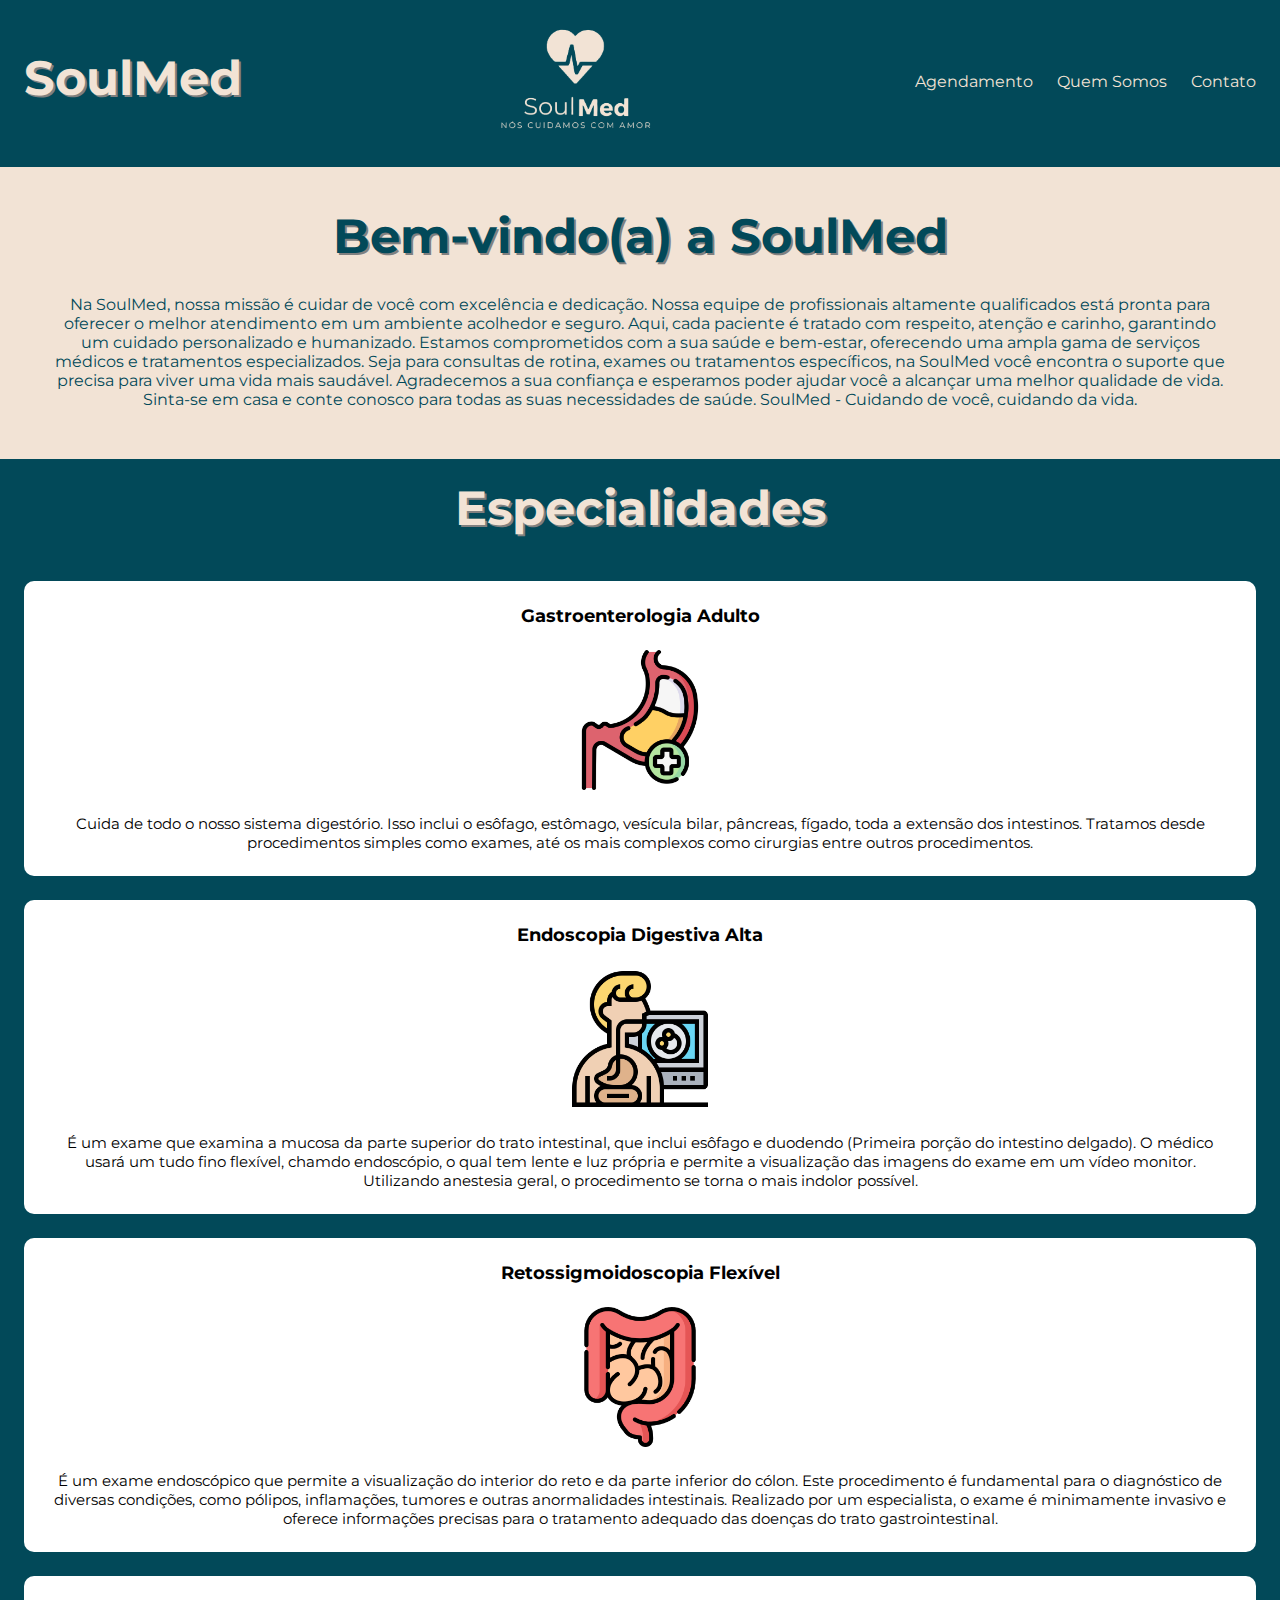
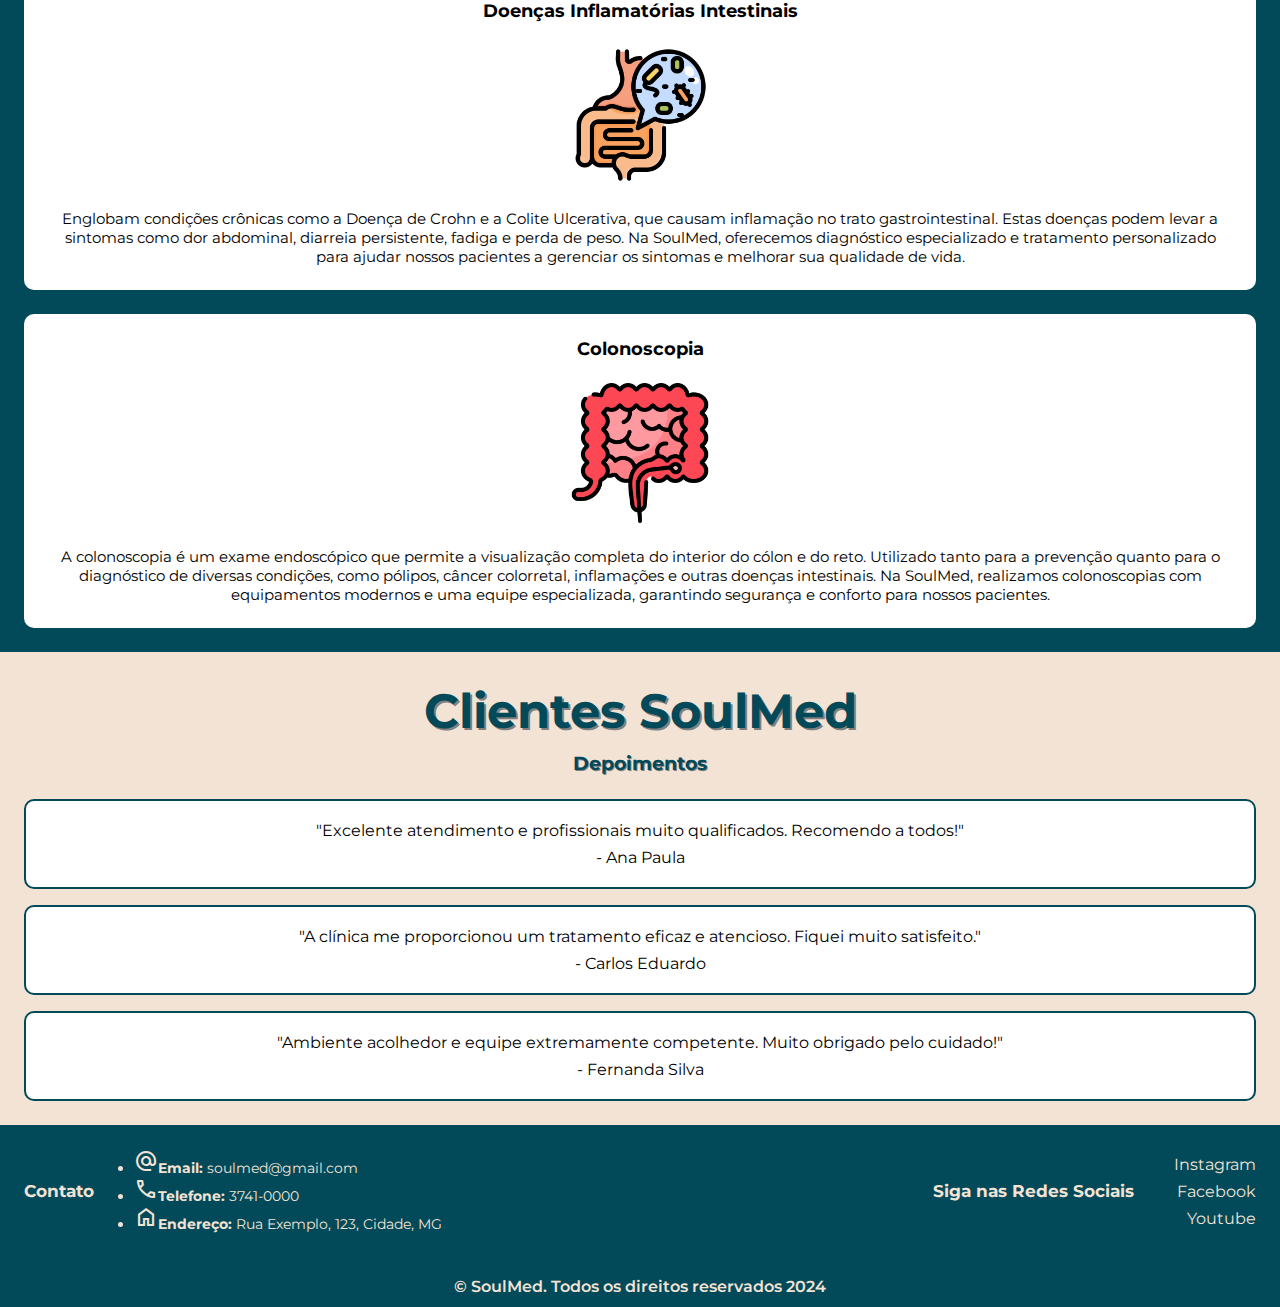
<file: index.html>
<!DOCTYPE html>
<html lang="pt-br">
    <head>
        <meta charset="UTF-8">
        <meta name="viewport" content="width=device-width, initial-scale=1.0">
        <meta name="description" content="Clínica Médica">
        <meta name="keywords" content="Medicina, Medico, clinica, Saude, SoulMed, clinica medica, especialidades">
        <meta name="author" content="Elisa Alvarenga, Douglas Morais, Thiago Luz">
        <title>SoulMed</title>

        <link rel="icon" href="img/iconelogotipo.png">
        <link rel="icon" type="image/x-icon" href="img/iconelogotipo.png">
        <link rel="stylesheet" href="css/styles.css">
        <link rel="preconnect" href="https://fonts.googleapis.com">
        <link rel="preconnect" href="https://fonts.gstatic.com" crossorigin>
        <link href="https://fonts.googleapis.com/css2?family=Montserrat:ital,wght@0,100..900;1,100..900&display=swap" rel="stylesheet">
        <link rel="stylesheet" href="https://fonts.googleapis.com/css2?family=Material+Symbols+Outlined:opsz,wght,FILL,GRAD@20..48,100..700,0..1,-50..200" />
    </head>

    <body>

        <header class="cabecalho">
            <h1 class="titulo">SoulMed</h1>
            <figure>
                <img src="img/Logotipo clínica de saúde médico azul branco sem fundo.png" alt="logo" class="logo">
            </figure>
            <nav class="nav-bar">
                <a href="agendamento.html">Agendamento</a>
                <a href="sobre.html">Quem Somos</a>
                <a href="agendamento.html#contato">Contato</a>
            </nav>
        </header>

        <main>
            <section class="bem-vindo">
                <h2 class="sub-titulo">Bem-vindo(a) a SoulMed</h2>
                <p class="intro">
                    Na SoulMed, nossa missão é cuidar de você com excelência e
                    dedicação. Nossa equipe de profissionais altamente
                    qualificados está pronta para oferecer o melhor atendimento
                    em um ambiente acolhedor e seguro. Aqui, cada paciente é
                    tratado com respeito, atenção e carinho, garantindo um
                    cuidado personalizado e humanizado.
                    Estamos comprometidos com a sua saúde e bem-estar,
                    oferecendo uma ampla gama de serviços médicos e tratamentos
                    especializados. Seja para consultas de rotina, exames ou
                    tratamentos específicos, na SoulMed você encontra o suporte
                    que precisa para viver uma vida mais saudável.
                    Agradecemos a sua confiança e esperamos poder ajudar você a
                    alcançar uma melhor qualidade de vida. Sinta-se em casa e
                    conte conosco para todas as suas necessidades de saúde.
                    SoulMed - Cuidando de você, cuidando da vida.
                </p>
            </section>

            <h2 class="tit-especialidades">Especialidades</h2>
            <section class="box-article">
                <article class="box-especialidades">
                    <h3>Gastroenterologia Adulto</h3>
                    <img src="img/gastroenterologia.png" alt="gastroenterologia">
                    <p>Cuida de todo o nosso sistema digestório. Isso inclui o
                        esôfago, estômago, vesícula bilar, pâncreas, fígado,
                        toda a extensão dos intestinos. Tratamos desde
                        procedimentos simples como exames, até os mais complexos
                        como cirurgias entre outros procedimentos.</p>
                </article>

                <article class="box-especialidades">
                    <h3>Endoscopia Digestiva Alta</h3>
                    <img src="img/endoscopia.png" alt="endoscopia-alta">
                    <p>É um exame que examina a mucosa da parte superior do
                        trato intestinal, que inclui esôfago e duodendo
                        (Primeira porção do intestino delgado). O médico usará
                        um tudo fino flexível, chamdo endoscópio, o qual tem
                        lente e luz própria e permite a visualização das imagens
                        do exame em um vídeo monitor. Utilizando anestesia geral, o 
                        procedimento se torna o mais indolor possível.</p>
                </article>

                <article class="box-especialidades">
                    <h3>Retossigmoidoscopia Flexível</h3>
                    <img src="img/retossigmoidoscopia.png" alt="retossigmoidoscopia">
                    <p>É um exame endoscópico que permite a visualização do
                        interior do reto e da parte inferior do cólon. Este
                        procedimento é fundamental para o diagnóstico de
                        diversas condições, como pólipos, inflamações, tumores e
                        outras anormalidades intestinais. Realizado por um
                        especialista, o exame é minimamente invasivo e oferece
                        informações precisas para o tratamento adequado das
                        doenças do trato gastrointestinal.</p>
                </article>

                <article class="box-especialidades">
                    <h3>Doenças Inflamatórias Intestinais</h3>
                    <img src="img/doencasinflamatorias.png" alt="gastro">
                    <p>Englobam condições crônicas como a Doença de Crohn e a Colite
                        Ulcerativa, que causam inflamação no trato gastrointestinal. 
                        Estas doenças podem levar a sintomas como dor abdominal, 
                        diarreia persistente, fadiga e perda de peso. Na SoulMed, 
                        oferecemos diagnóstico especializado e tratamento 
                        personalizado para ajudar nossos pacientes a gerenciar os 
                        sintomas e melhorar sua qualidade de vida.</p>
                </article>

                <article class="box-especialidades">
                    <h3>Colonoscopia</h3>
                    <img src="img/colonoscopia.png" alt="colonoscopia">
                    <p>A colonoscopia é um exame endoscópico que permite a
                        visualização completa do interior do cólon e do reto.
                        Utilizado tanto para a prevenção quanto para o
                        diagnóstico de diversas condições, como pólipos, câncer
                        colorretal, inflamações e outras doenças intestinais.
                        Na SoulMed, realizamos colonoscopias
                        com equipamentos modernos e uma equipe especializada,
                        garantindo segurança e conforto para nossos
                        pacientes.</p>
                </article>
            </section>

            <div class="tit-dep">
                <h2>Clientes SoulMed</h2>
                <h3 class="tit-dep2">Depoimentos</h3>
            </div>

            <section class="depoimentGroup">
                <div class="testimonial-card">
                    <p class="depoimentos">"Excelente atendimento e profissionais muito qualificados. Recomendo a todos!"</p>
                    <p class="author">- Ana Paula</p>
                </div>
                <div class="testimonial-card">
                    <p class="depoimentos">"A clínica me proporcionou um tratamento eficaz e atencioso. Fiquei muito satisfeito."</p>
                    <p class="author">- Carlos Eduardo</p>
                </div>
                <div class="testimonial-card">
                    <p class="depoimentos">"Ambiente acolhedor e equipe extremamente competente. Muito obrigado pelo cuidado!"</p>
                    <p class="author">- Fernanda Silva</p>
                </div>
            </section>
        </main>


        <aside class="contato">
            <div class="contatoBox">
                <h3>Contato</h3>
                <ul>
                    <li><b><span class="material-symbols-outlined">alternate_email</span>Email:</b> soulmed@gmail.com</li>
                    <li><b><span class="material-symbols-outlined">call</span>Telefone:</b> 3741-0000</li>
                    <li><b><span class="material-symbols-outlined">home</span>Endereço:</b> Rua Exemplo, 123, Cidade, MG</li>
                </ul>
            </div>

            <div class="redesBox">
                <h3>Siga nas Redes Sociais</h3>
                <div class="redes">
                    <a href="#">Instagram</a>
                    <a href="#">Facebook</a>
                    <a href="#">Youtube</a>
                </div>
            </div>
        </aside>

        <footer>
            <hr>
            &COPY; SoulMed. Todos os direitos reservados 2024
        </footer>
    </body>
</html>
</file>
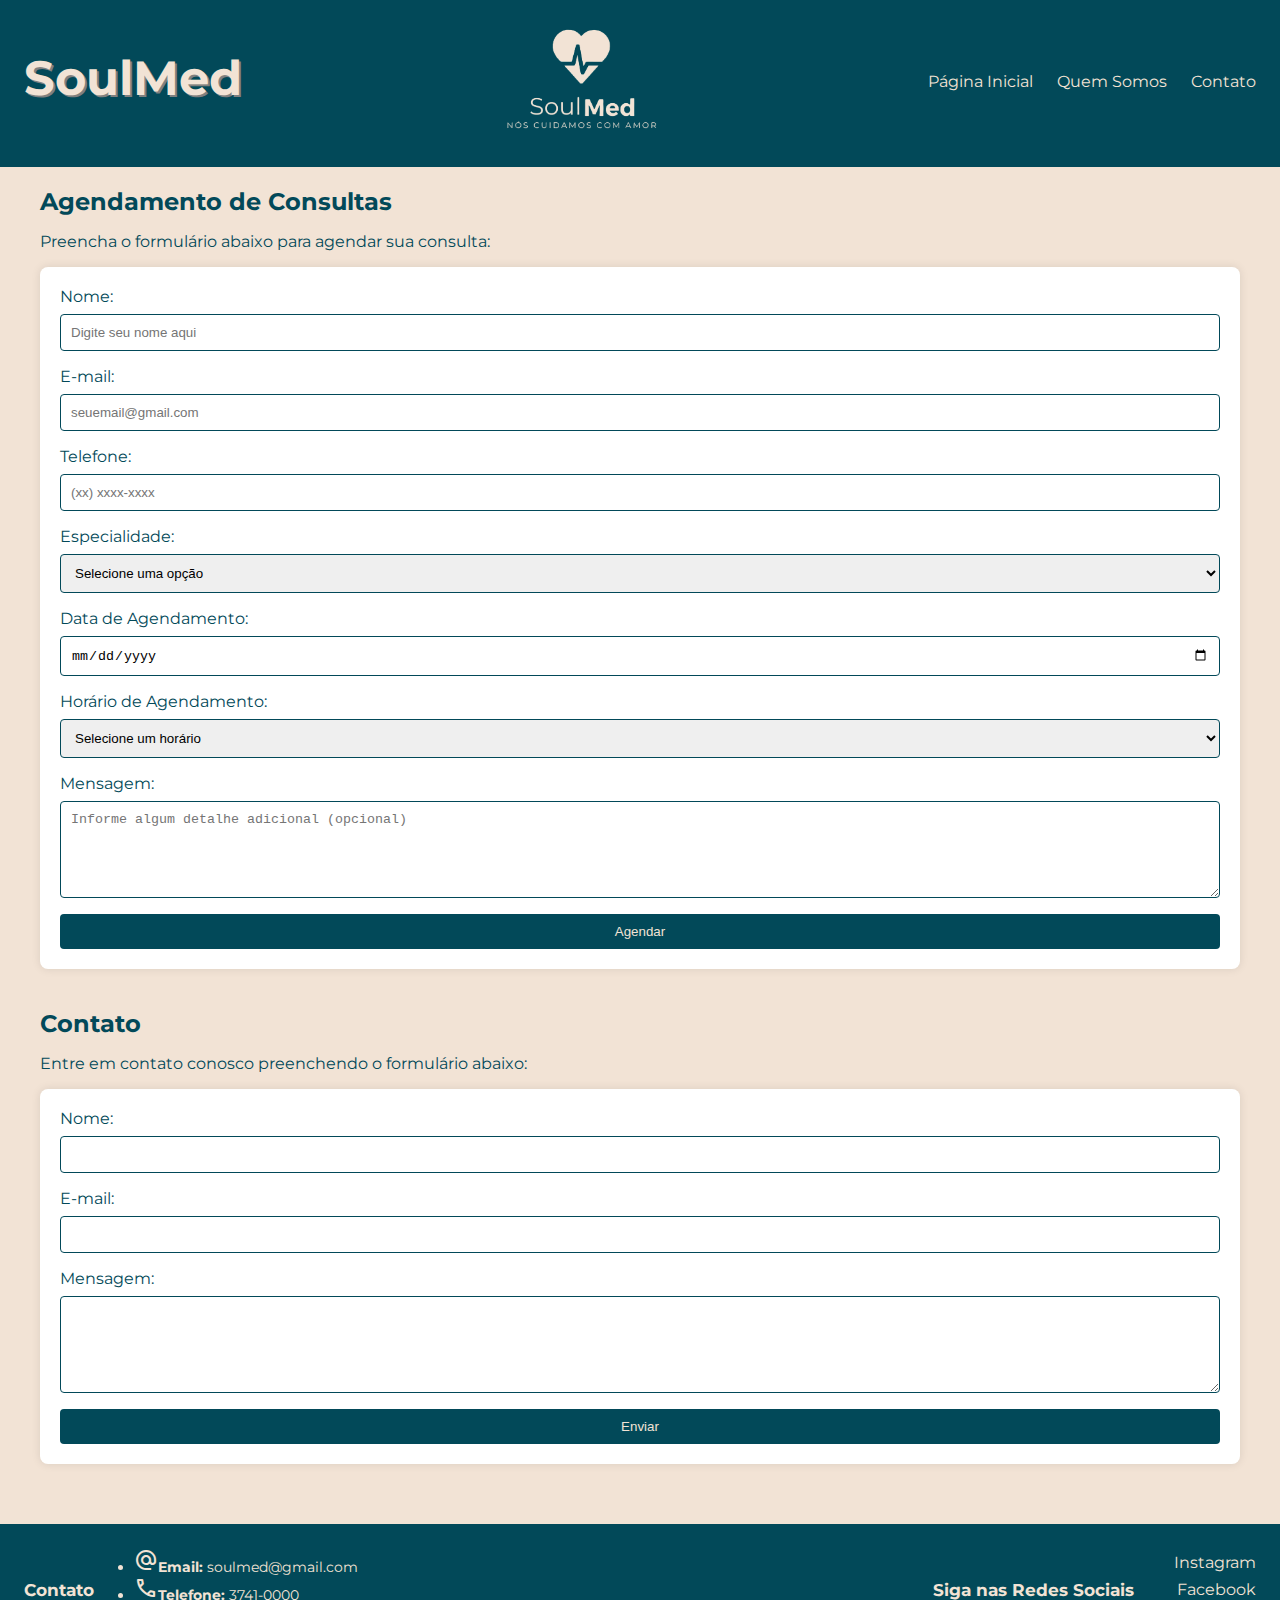
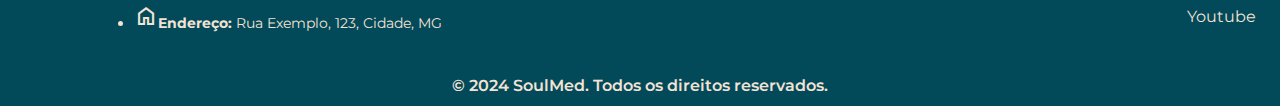
<file: agendamento.html>
<!DOCTYPE html>
<html lang="pt-br">
    <head>
        <meta charset="UTF-8">
        <meta name="viewport" content="width=device-width, initial-scale=1.0">
        <meta name="description" content="Agende suas consultas e entre em contato com a nossa Clínica Médica. Atendimento de qualidade para você e sua família.">
        <meta name="keywords" content="clínica médica, agendamento de consultas, contato, saúde, bem-estar">
        <meta name="author" content="Elisa Alvarenga, Douglas Morais, Thiago Luz">
        <title>Clínica Médica - Agendamento e Contato</title>

        <link rel="icon" href="img/iconelogotipo.png">
        <link rel="icon" type="image/x-icon" href="img/iconelogotipo.png">
        <link rel="stylesheet" href="css/agendamento.css">
        <link rel="preconnect" href="https://fonts.googleapis.com">
        <link rel="preconnect" href="https://fonts.gstatic.com" crossorigin>
        <link href="https://fonts.googleapis.com/css2?family=Montserrat:ital,wght@0,100..900;1,100..900&display=swap" rel="stylesheet">
        <link rel="stylesheet" href="https://fonts.googleapis.com/css2?family=Material+Symbols+Outlined:opsz,wght,FILL,GRAD@20..48,100..700,0..1,-50..200" />
    </head>

    <body>
        <header class="cabecalho">
            <h1 class="titulo">SoulMed</h1>
            <figure>
                <img src="img/Logotipo clínica de saúde médico azul branco sem fundo.png" alt="logo" class="logo">
            </figure>
            <nav class="nav-bar">
                <a href="index.html">Página Inicial</a>
                <a href="sobre.html">Quem Somos</a>
                <a href="agendamento.html#contato">Contato</a>
            </nav>
        </header>

        <div class="container">

            <!-- Seção de Agendamento -->
            <section class="section" id="agendamento">
                <h2>Agendamento de Consultas</h2>
                <p>Preencha o formulário abaixo para agendar sua consulta:</p>
                <form action="#" method="post">
                    <div>
                        <label for="nome">Nome:</label>
                        <input type="text" id="nome" name="nome" required placeholder="Digite seu nome aqui">
                    </div>
                    <div>
                        <label for="email">E-mail:</label>
                        <input type="email" id="email" name="email" required placeholder="seuemail@gmail.com">
                    </div>
                    <div>
                        <label for="telefone">Telefone:</label>
                        <input type="tel" id="telefone" name="telefone" required placeholder="(xx) xxxx-xxxx">
                    </div>
                    <div>
                        <label for="especialidade">Especialidade:</label>
                        <select name="especialidade" id="especialidade" required>
                            <option disabled selected value="">Selecione uma opção</option>
                            <option>Endoscopia Digestiva Alta</option>
                            <option>Doenças Inflamatórias Intestinais</option>
                            <option>Colonoscopia</option>
                            <option>Gastroenterologia Adulto</option>
                            <option>Retossigmoidoscopia Flexível</option>
                        </select>
                    </div>
                    <div>
                        <label for="data">Data de Agendamento:</label>
                        <input type="date" id="data" name="data" required>
                    </div>
                    <div>
                        <label for="hora">Horário de Agendamento:</label> <!--Eu não sei como limitar caso esse horário já esteja preenchido-->
                        <select name="hora" id="hora" required>
                            <option disabled selected value="">Selecione um horário</option>
                            <option>08:00</option>
                            <option>09:00</option>
                            <option>10:00</option>
                            <option>11:00</option>
                            <option>14:00</option>
                            <option>15:00</option>
                            <option>16:00</option>
                            <option>17:00</option>
                        </select>
                    </div>
                    <div>
                        <label for="mensagem">Mensagem:</label>
                        <textarea id="mensagem" name="mensagem" rows="5" placeholder="Informe algum detalhe adicional (opcional)"></textarea>
                    </div>
                    <div>
                        <input type="submit" value="Agendar">
                    </div>
                </form>
            </section>

            <!-- Seção de Contato -->
            <section class="section" id="contato">
                <h2>Contato</h2>
                <p>Entre em contato conosco preenchendo o formulário abaixo:</p>
                <form action="#" method="post">
                    <div>
                        <label for="nome-contato">Nome:</label>
                        <input type="text" id="nome-contato" name="nome-contato" required>
                    </div>
                    <div>
                        <label for="email-contato">E-mail:</label>
                        <input type="email" id="email-contato" name="email-contato" required>
                    </div>
                    <div>
                        <label for="mensagem-contato">Mensagem:</label>
                        <textarea id="mensagem-contato" name="mensagem-contato" rows="5" required></textarea>
                    </div>
                    <div>
                        <input type="submit" value="Enviar">
                    </div>
                </form>
            </section>
            
        </div>

        <aside class="contato">
            <div class="contatoBox">
                <h3>Contato</h3>
                <ul>
                    <li><b><span class="material-symbols-outlined">alternate_email</span>Email:</b> soulmed@gmail.com</li>
                    <li><b><span class="material-symbols-outlined">call</span>Telefone:</b> 3741-0000</li>
                    <li><b><span class="material-symbols-outlined">home</span>Endereço:</b> Rua Exemplo, 123, Cidade, MG</li>
                </ul>
            </div>

            <div class="redesBox">
                <h3>Siga nas Redes Sociais</h3>
                <div class="redes">
                    <a href="#">Instagram</a>
                    <a href="#">Facebook</a>
                    <a href="#">Youtube</a>
                </div>
            </div>
        </aside>

        <footer>
            <p>&copy; 2024 SoulMed. Todos os direitos reservados.</p>
        </footer>
    </body>
</html>
</file>
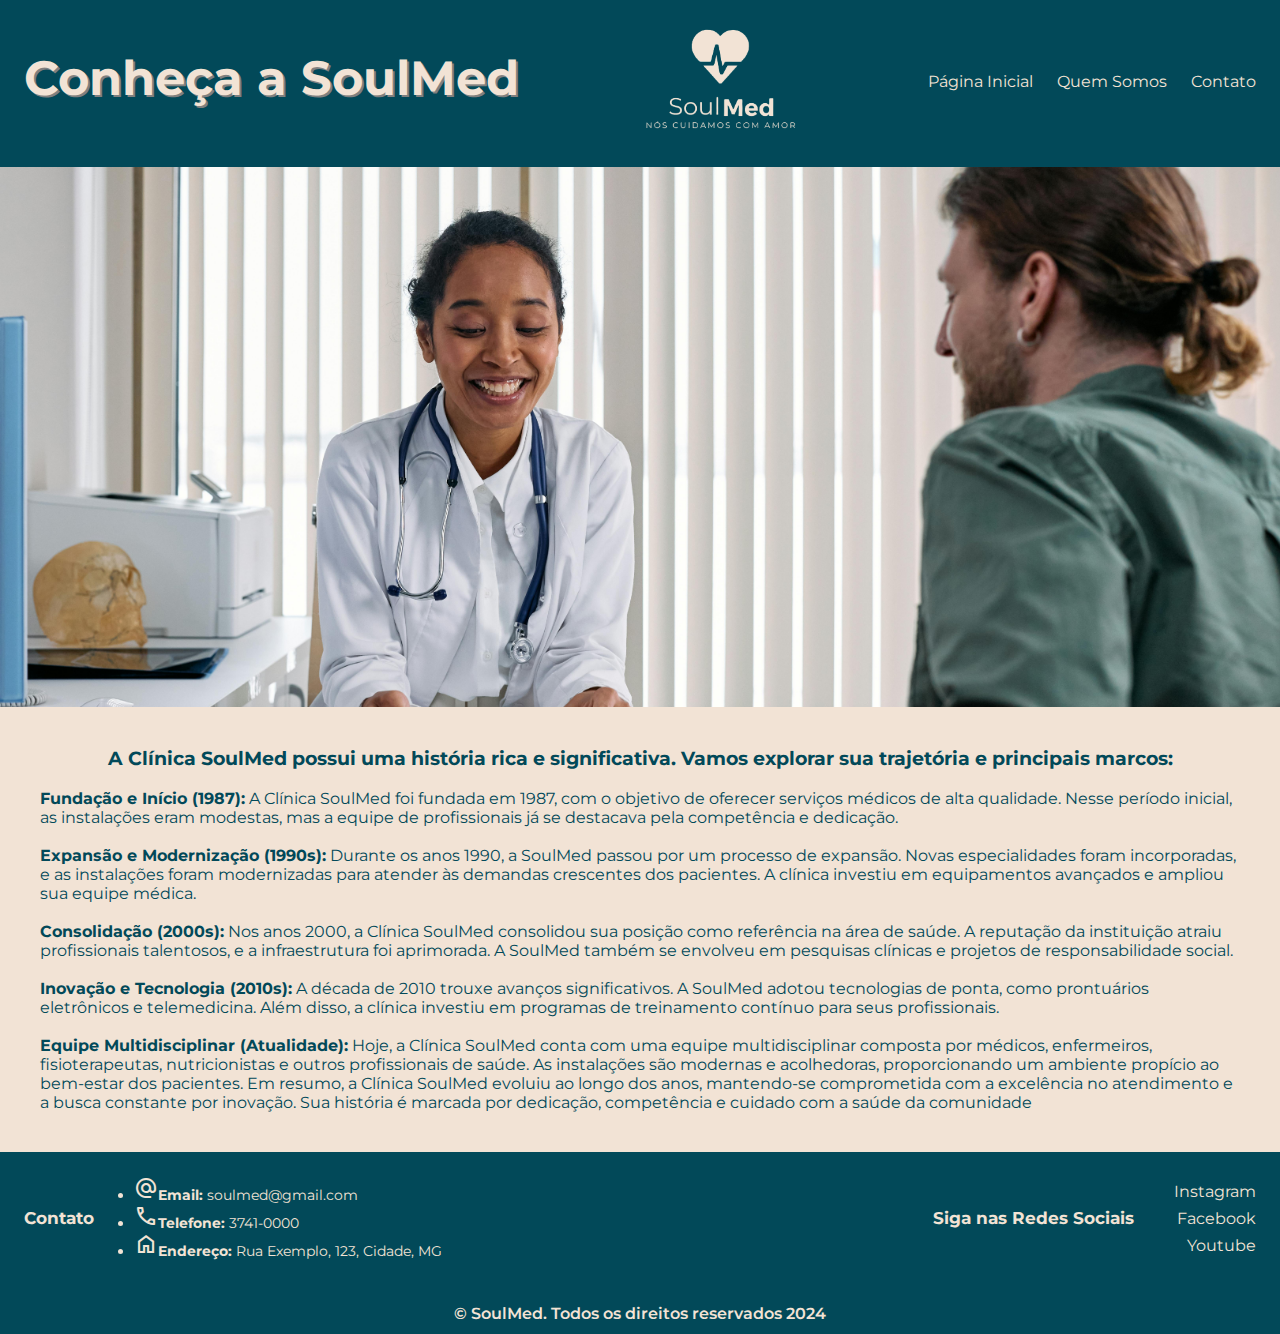
<file: sobre.html>
<!DOCTYPE html>
<html lang="pt-br">
    <head>
        <meta charset="UTF-8">
        <meta name="viewport" content="width=device-width, initial-scale=1.0">
        <meta name="description" content="A Clínica SoulMed oferece diferentes serviços médicos de alta qualidade, com preços acessíveis para toda a população. Com uma alta variedade de especialidades e profissionais altamente qualificados, estamos entre as melhores clínicas do mercado. ">
        <meta name="keywords" content="sobre, clínica, história, especialidades, médicos, fundação, cuidados, ">
        <meta name="author" content="Elisa Alvarenga, Douglas Morais, Thiago Luz">
        <title>Sobre a Empresa</title>
        
        <link rel="icon" href="img/iconelogotipo.png">
        <link rel="icon" type="image/x-icon" href="img/iconelogotipo.png">
        <link rel="stylesheet" href="css/sobre.css">
        <link rel="preconnect" href="https://fonts.googleapis.com">
        <link rel="preconnect" href="https://fonts.gstatic.com" crossorigin>
        <link href="https://fonts.googleapis.com/css2?family=Montserrat:ital,wght@0,100..900;1,100..900&display=swap" rel="stylesheet">
        <link rel="stylesheet" href="https://fonts.googleapis.com/css2?family=Material+Symbols+Outlined:opsz,wght,FILL,GRAD@20..48,100..700,0..1,-50..200" />
    </head>

    <body>
        <header class="cabecalho">
            <h1 class="titulo">Conheça a SoulMed</h1>
            <figure>
                <img src="img/Logotipo clínica de saúde médico azul branco sem fundo.png" alt="logo" class="logo">
            </figure>
            <nav class="nav-bar">
                <a href="index.html">Página Inicial</a>
                <a href="sobre.html">Quem Somos</a>
                <a href="agendamento.html#contato">Contato</a>
            </nav>
        </header>

        <main>
            <section class="box-img" style="background-image: url(img/medico.jpg);"><!--Como eu havia comentado, tive que aplicar o style direto, pois por algum motivo desconhecido não estava aparecendo a imagem após salvar o arquivo.-->  
            </section>
            
            <section>
                <div class="caixa-texto">
                    <p class="historia">
                    <h3>A Clínica SoulMed possui uma história rica e significativa. Vamos explorar sua trajetória e principais marcos:</h3><br>
                    <p><strong>Fundação e Início (1987):</strong> A Clínica SoulMed foi fundada em 1987, com o objetivo de
                    oferecer serviços médicos de alta qualidade. Nesse período inicial, as instalações eram modestas, mas a
                    equipe de profissionais já se destacava pela competência e dedicação.
                    <br><br><strong>Expansão e Modernização (1990s):</strong> Durante os anos 1990, a SoulMed passou por um
                    processo de expansão. Novas especialidades foram incorporadas, e as instalações foram modernizadas para
                    atender às demandas crescentes dos pacientes. A clínica investiu em equipamentos avançados e ampliou sua
                    equipe médica.
                    <br><br><strong>Consolidação (2000s):</strong> Nos anos 2000, a Clínica SoulMed consolidou sua posição
                    como referência na área de saúde. A reputação da instituição atraiu profissionais talentosos, e a
                    infraestrutura foi aprimorada. A SoulMed também se envolveu em pesquisas clínicas e projetos de
                    responsabilidade social.
                    <br><br><strong>Inovação e Tecnologia (2010s):</strong> A década de 2010 trouxe avanços significativos.
                    A SoulMed adotou tecnologias de ponta, como prontuários eletrônicos e telemedicina. Além disso, a
                    clínica investiu em programas de treinamento contínuo para seus profissionais.
                    <br><br><strong>Equipe Multidisciplinar (Atualidade):</strong> Hoje, a Clínica SoulMed conta com uma
                    equipe multidisciplinar composta por médicos, enfermeiros, fisioterapeutas, nutricionistas e outros
                    profissionais de saúde. As instalações são modernas e acolhedoras, proporcionando um ambiente propício
                    ao bem-estar dos pacientes.
                    Em resumo, a Clínica SoulMed evoluiu ao longo dos anos, mantendo-se comprometida com a excelência no
                    atendimento e a busca constante por inovação. Sua história é marcada por dedicação, competência e
                    cuidado com a saúde da comunidade</p>
                </div>
            </section>
        </main>
        
        <aside class="contato">
            <div class="contatoBox">
                <h3>Contato</h3>
                <ul>
                    <li><b><span class="material-symbols-outlined">alternate_email</span>Email:</b> soulmed@gmail.com</li>
                    <li><b><span class="material-symbols-outlined">call</span>Telefone:</b> 3741-0000</li>
                    <li><b><span class="material-symbols-outlined">home</span>Endereço:</b> Rua Exemplo, 123, Cidade, MG</li>
                </ul>
            </div>

            <div class="redesBox">
                <h3>Siga nas Redes Sociais</h3>
                <div class="redes">
                    <a href="#">Instagram</a>
                    <a href="#">Facebook</a>
                    <a href="#">Youtube</a>
                </div>
            </div>
        </aside>

        <footer>
            &COPY; SoulMed. Todos os direitos reservados 2024
        </footer>
    </body>
</html>
</file>
<file: css/styles.css>
* {
    box-sizing: border-box;
    margin: 0;
    padding: 0;
    border: 0;
}

html {
    font-family: "Montserrat", sans-serif;
}

body {
    background-color: #f2e3d5;
}

.cabecalho {
    background-color: #024959;
    display: flex;
    justify-content: space-between;
    align-items: center;
    padding: 12px 24px 0px 24px;
}

.titulo {
    font-size: 3rem;
    color: #f2e3d5;
    text-shadow: 2px 2px #808080;
    margin-bottom: 24px;
}

.logo {
    width: 200px;
}

.nav-bar {
    height: auto;
    display: flex;
    align-items: center;
    gap: 24px;
    margin-bottom: 16px;
}

.nav-bar a {
    text-decoration: none;
    color: #f2e3d5;
    font-size: 1rem;
}

.nav-bar a:hover {
    color: #808080;
}

.bem-vindo {
    width: 100%;
    background-color: #f2e3d5; 
    text-align: center;
    padding: 5px;
    justify-content: center;
    padding: 30px;
}

.sub-titulo {
    color: #024959;
    margin: 10px;
    font-size: 3rem;
    text-shadow: 2px 2px #808080;
}

.intro {
    color: #024959;
    padding: 20px;
}

.tit-especialidades {
    text-align: center;
    font-size: 3rem;
    background-color: #024959;
    padding: 20px;
    color: #f2e3d5;
    text-shadow: 2px 2px #808080;
}

.box-article {
    display: flex;
    background-color: #024959;
    padding: 24px;
    gap: 24px;
}

.box-especialidades {
    background-color: #fff;
    border-radius: 10px;
    padding: 24px;
    display: flex;
    flex-direction: column;
    align-items: center;
    text-align: center;
    font-size: 0.95rem;
    gap: 24px;
    width: 100%;
}

.box-especialidades img {
    width: 140px;
}

.box-especialidades:hover {
    box-shadow: 0 0px 10px 4px #808080;
}

.depoimentGroup {
    display: flex;
    flex-direction: column;
    gap: 16px;
    padding: 0px 24px 24px;
}

.testimonial-card {
    display: flex;
    flex-direction: column;
    background-color: #fff;
    border-radius: 10px;
    text-align: center;
    padding: 20px;
    border: 2px solid #024959;
    gap: 8px;
}

.tit-dep h2 {
    text-align: center;
    padding: 30px 0px 0px 0px;
    font-size: 3rem;
    text-shadow: 2px 2px #808080;
    color: #024959;
    margin-bottom: 12px;
}

.tit-dep2 {
    text-align: center;
    text-shadow: 1px 1px #808080;
    color: #024959;
    margin-bottom: 24px;
}

.contato {
    background-color: #024959;
    color: #f2e3d5;
    display: flex;
    font-size: 0.9rem;
    gap: 8px;
    align-items: center;
    justify-content: space-between;
    padding: 24px 24px;
}

.contato a {
    text-decoration: none;
    color: #f2e3d5;
    font-size: 1rem;
}

.contatoBox {
    display: flex;
    gap: 40px;
    align-items: center;
}

.redes {
    display: flex;
    flex-direction: column;
    gap: 8px;
    align-items: end;
}

.redes a:hover {
    color: #808080;
}

.redesBox {
    display: flex;
    gap: 40px;
    align-items: center;
}

footer {
    padding: 20px;
    text-align: center;
    font-weight: 600;
    background-color: #024959;
    color: #f2e3d5;
    height: 50px;
    text-align: center;
}

@media (max-width:720px) {
    .contato {
        flex-direction: column;
        gap: 24px;
    }

    .contatoBox {
        flex-direction: column;
        gap: 16px;
        align-items: center;
    }

    .redesBox {
        flex-direction: column;
        gap: 16px;
    }

    .redes {
        align-items: center;
    }
}

@media (max-width: 920px) {
    .cabecalho {
      flex-direction: column;
      padding-bottom: 12px;
    }

    .titulo {
      font-size: 2rem;
      padding-top: 0;
    }

    .sub-titulo {
      font-size: 1.5rem;
    }

    .logo {
      width: 160px;
    }

    .nav-bar {
      justify-content: center;
      gap: 22px;
    }

    .nav-bar a {
      font-size: 0.9rem;
      padding-bottom: 5px;
    }

    .box-article h2{
      font-size:2.3rem;
    }

    .container{
      display:flex;
      flex-direction: column;
      align-items: center;
    }

    .contato {
      font-size: 0.9rem;
    }

}

@media (max-width: 1280px) {
    .box-article {
        flex-direction: column;
    }
}
</file>
<file: css/agendamento.css>
* {
    box-sizing: border-box;
    margin: 0;
    padding: 0;
    border: 0;
}

body {
    font-family: 'Montserrat', Arial, sans-serif;
    background-color: #F2E3D5;
    color: #024959;
    margin: 0;
    padding: 0;
    box-sizing: border-box;
}

.cabecalho {
    background-color: #024959;
    display: flex;
    justify-content: space-between;
    align-items: center;
    padding: 12px 24px 0px 24px;
}

.titulo {
    font-size: 3rem;
    color: #f2e3d5;
    text-shadow: 2px 2px #808080;
    margin-bottom: 24px;
}

.logo {
    width: 200px;
}

.nav-bar {
    height: auto;
    display: flex;
    align-items: center;
    gap: 24px;
    margin-bottom: 16px;
}

.nav-bar a {
    text-decoration: none;
    color: #f2e3d5;
    font-size: 1rem;
}

.nav-bar a:hover {
    color: #808080;
}

.container {
    padding: 20px 40px;
    display: flex;
    flex-direction: column;
}

h1 {
    color: #F2E3D5;
}

h2 {
    color: #024959;
}

.section {
    display: flex;
    flex-direction: column;
    gap: 16px;
    margin-bottom: 40px;
}

form {
    background-color: #FFF;
    padding: 20px;
    border-radius: 8px;
    box-shadow: 0 0 10px rgba(0, 0, 0, 0.1);
    display: flex;
    flex-direction: column;
    gap: 16px;
}

form div {
    display: flex;
    flex-direction: column;
    gap: 8px;
}

form input, form textarea, form select {
    padding: 10px;
    border: 1px solid #024959;
    border-radius: 4px;
}

form input[type="submit"] {
    background-color: #024959;
    color: #F2E3D5;
    border: none;
    cursor: pointer;
    padding: 10px 20px;
}

form input[type="submit"]:hover {
    background-color: #023648;
}

.contato {
    background-color: #024959;
    color: #f2e3d5;
    display: flex;
    font-size: 0.9rem;
    gap: 8px;
    align-items: center;
    justify-content: space-between;
    padding: 24px 24px;
}

.contato a {
    text-decoration: none;
    color: #f2e3d5;
    font-size: 1rem;
}

.contatoBox {
    display: flex;
    gap: 40px;
    align-items: center;
}

.redes {
    display: flex;
    flex-direction: column;
    gap: 8px;
    align-items: end;
}

.redes a:hover {
    color: #808080;
}

.redesBox {
    display: flex;
    gap: 40px;
    align-items: center;
}

footer {
    padding: 20px;
    text-align: center;
    font-weight: 600;
    background-color: #024959;
    color: #f2e3d5;
    height: 50px;
    text-align: center;
}

@media (max-width:480px) {
    .contato {
        flex-direction: column;
        gap: 24px;
    }

    .contatoBox {
        flex-direction: column;
        gap: 16px;
        align-items: center;
    }

    .redesBox {
        flex-direction: column;
        gap: 16px;
    }

    .redes {
        align-items: center;
    }
}

@media (max-width: 920px) {
    .cabecalho {
      flex-direction: column;
      padding-bottom: 12px;
    }

    .titulo {
      font-size: 2rem;
      padding-top: 0;
    }

    .sub-titulo {
      font-size: 1.5rem;
    }

    .logo {
      width: 160px;
    }

    .nav-bar {
      justify-content: center;
      gap: 22px;
    }

    .nav-bar a {
      font-size: 0.9rem;
      padding-bottom: 5px;
    }

    .box-article h2{
      font-size:2.3rem;
    }

    .container{
      display:flex;
      flex-direction: column;
      align-items: center;
    }

    .container {
        padding: 10px;
    }

    .contato {
      font-size: 0.9rem;
    }

    form {
        padding: 15px;
    }

    form input, form textarea, form select {
        padding: 8px;
    }

    form input[type="submit"] {
        padding: 8px 15px;
    }

    h1 {
        font-size: 1.5em;
    }

    h2 {
        font-size: 1.25em;
    }
}

@media (max-width: 1280px) {
    .box-article {
        flex-direction: column;
    }
}
</file>
<file: css/sobre.css>
* {
    box-sizing: border-box;
    margin: 0;
    padding: 0;
    border: 0;
}

html {
    font-family: "Montserrat", sans-serif;
    background-color: #F2E3D5;
}

.cabecalho {
    background-color: #024959;
    display: flex;
    justify-content: space-between;
    align-items: center;
    padding: 12px 24px 0px 24px;
}

.titulo {
    font-size: 3rem;
    color: #f2e3d5;
    text-shadow: 2px 2px #808080;
    margin-bottom: 24px;
}

.logo {
    width: 200px;
}

.nav-bar {
    height: auto;
    display: flex;
    align-items: center;
    gap: 24px;
    margin-bottom: 16px;
}

.nav-bar a {
    text-decoration: none;
    color: #f2e3d5;
    font-size: 1rem;
}

.nav-bar a:hover {
    color: #808080;
}

.box-img {
    width: 100%;
    height: 60vh;
    background-image: url(img/administracao-clinica-medica-600x400.jpg);
    background-repeat: no-repeat;
    background-size: cover;
    background-position-y: center;
}



.caixa-texto {
    background-color: #F2E3D5;
    width: auto;
    color: #024959;
    padding: 40px;
    font-size: 1rem;
}

h3 {
    text-align: center;
}

.contato {
    background-color: #024959;
    color: #f2e3d5;
    display: flex;
    font-size: 0.9rem;
    gap: 8px;
    align-items: center;
    justify-content: space-between;
    padding: 24px 24px;
}

.contato a {
    text-decoration: none;
    color: #f2e3d5;
    font-size: 1rem;
}

.contatoBox {
    display: flex;
    gap: 40px;
    align-items: center;
}

.redes {
    display: flex;
    flex-direction: column;
    gap: 8px;
    align-items: end;
}

.redes a:hover {
    color: #808080;
}

.redesBox {
    display: flex;
    gap: 40px;
    align-items: center;
}

footer {
    padding: 20px;
    text-align: center;
    font-weight: 600;
    background-color: #024959;
    color: #f2e3d5;
    height: 50px;
    text-align: center;
}

@media (max-width:480px) {
    .contato {
        flex-direction: column;
        gap: 24px;
    }

    .contatoBox {
        flex-direction: column;
        gap: 16px;
        align-items: center;
    }

    .redesBox {
        flex-direction: column;
        gap: 16px;
    }

    .redes {
        align-items: center;
    }
}

@media (max-width: 920px) {
    .cabecalho {
      flex-direction: column;
      padding-bottom: 12px;
    }

    .titulo {
      font-size: 2rem;
      padding-top: 0;
    }

    .sub-titulo {
      font-size: 1.5rem;
    }

    .logo {
      width: 160px;
    }

    .nav-bar {
      justify-content: center;
      gap: 22px;
    }

    .nav-bar a {
      font-size: 0.9rem;
      padding-bottom: 5px;
    }

    .box-article h2{
      font-size:2.3rem;
    }

    .container{
      display:flex;
      flex-direction: column;
      align-items: center;
    }

    .contato {
      font-size: 0.9rem;
    }

}
</file>
